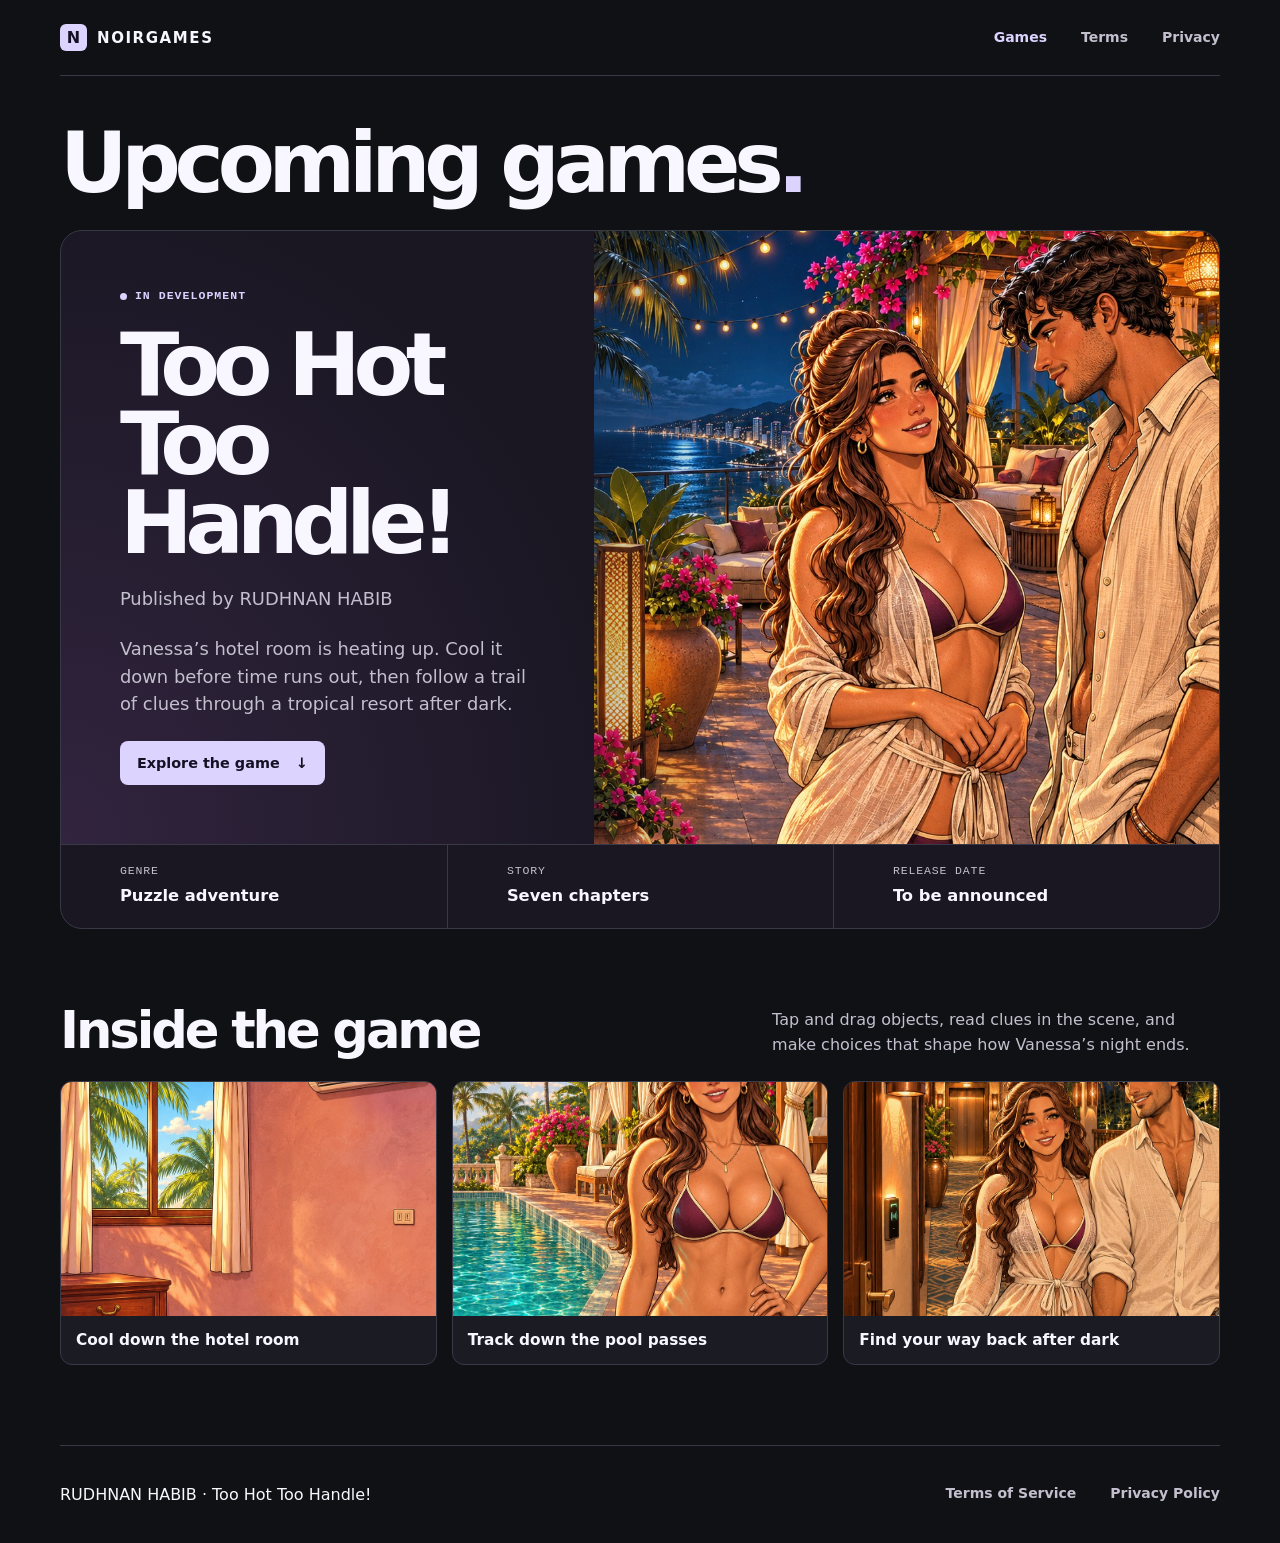
<file: index.html>
<!doctype html>
<html lang="en">
<head>
  <meta charset="utf-8">
  <meta name="viewport" content="width=device-width, initial-scale=1">
  <meta name="description" content="Too Hot Too Handle!, a comic-style puzzle adventure published by RUDHNAN HABIB.">
  <meta name="theme-color" content="#101115">
  <title>NOIRGAMES — Upcoming Games</title>
  <link rel="icon" href="./icon.png" type="image/png">
  <link rel="stylesheet" href="./styles.css">
</head>
<body>
  <a class="skip-link" href="#main">Skip to content</a>
  <header class="site-header shell">
    <a class="brand" href="./"><span class="brand-icon" aria-hidden="true">N</span>NOIRGAMES</a>
    <nav aria-label="Main navigation">
      <a href="./" aria-current="page">Games</a>
      <a href="./terms.html">Terms</a>
      <a href="./privacy.html">Privacy</a>
    </nav>
  </header>
  <main class="shell" id="main">
    <h1 class="page-title">Upcoming games<span>.</span></h1>
    <section class="feature" aria-labelledby="game-title">
      <div class="feature-copy">
        <p class="status"><span aria-hidden="true"></span> In development</p>
        <div>
          <h2 id="game-title">Too Hot<br>Too Handle!</h2>
          <p class="summary">Published by RUDHNAN HABIB</p>
          <p class="summary">Vanessa’s hotel room is heating up. Cool it down before time runs out, then follow a trail of clues through a tropical resort after dark.</p>
        </div>
        <a class="button" href="#game-details">Explore the game <span aria-hidden="true">↓</span></a>
      </div>
      <div class="feature-art">
        <img src="./rooftop.jpg" width="941" height="1672" alt="Vanessa and Nico on a lantern-lit rooftop overlooking the coast">
      </div>
      <dl class="game-facts">
        <div><dt>Genre</dt><dd>Puzzle adventure</dd></div>
        <div><dt>Story</dt><dd>Seven chapters</dd></div>
        <div><dt>Release date</dt><dd>To be announced</dd></div>
      </dl>
    </section>
    <section class="details" id="game-details" aria-labelledby="details-title">
      <div class="details-heading">
        <h2 id="details-title">Inside the game</h2>
        <p>Tap and drag objects, read clues in the scene, and make choices that shape how Vanessa’s night ends.</p>
      </div>
      <div class="scenes">
        <figure>
          <img src="./room.jpg" loading="lazy" alt="A sunlit resort bedroom with a fan and open curtains">
          <figcaption>Cool down the hotel room</figcaption>
        </figure>
        <figure>
          <img src="./pool.jpg" loading="lazy" alt="An illustrated pool deck framed by tropical flowers and cabanas">
          <figcaption>Track down the pool passes</figcaption>
        </figure>
        <figure>
          <img src="./corridor.jpg" loading="lazy" alt="A hotel hallway lit by warm wall sconces">
          <figcaption>Find your way back after dark</figcaption>
        </figure>
      </div>
    </section>
  </main>
  <footer class="site-footer shell">
    <p>RUDHNAN HABIB · Too Hot Too Handle!</p>
    <nav aria-label="Legal">
      <a href="./terms.html">Terms of Service</a>
      <a href="./privacy.html">Privacy Policy</a>
    </nav>
  </footer>
</body>
</html>
</file>
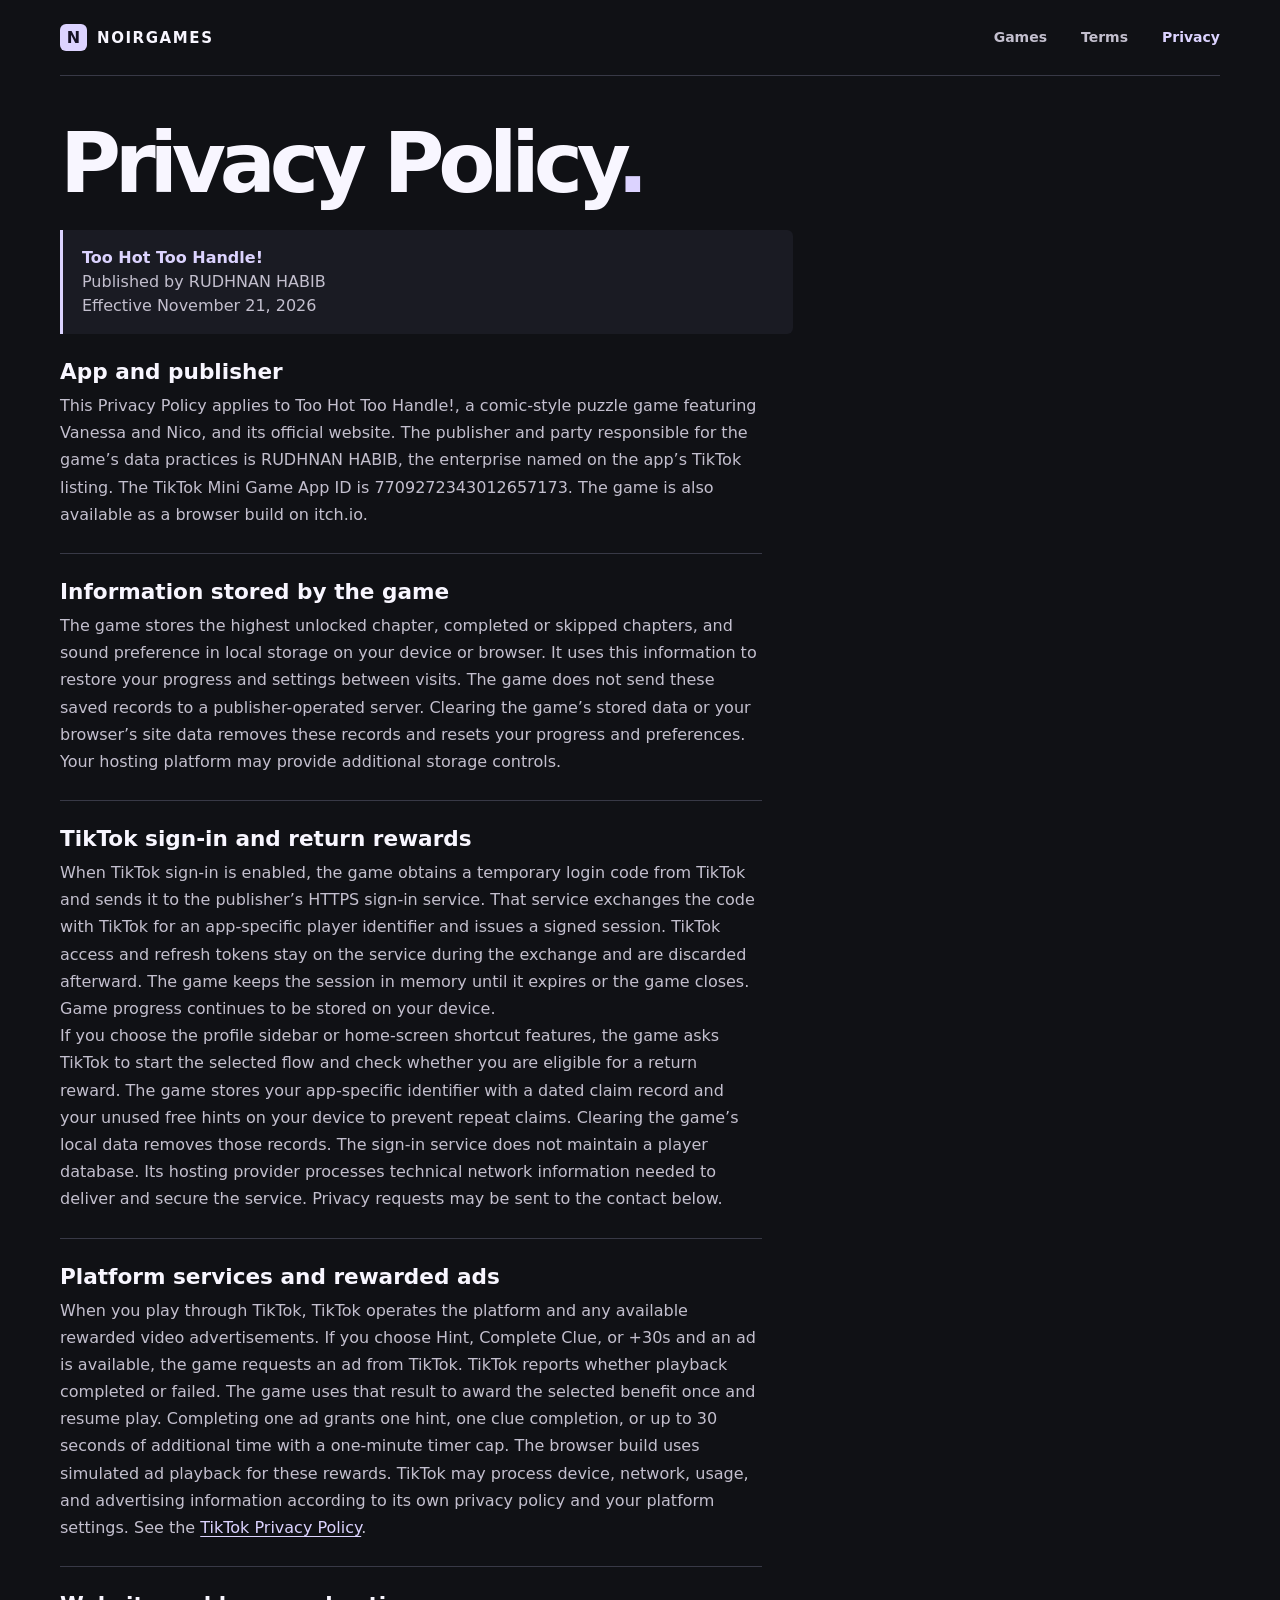
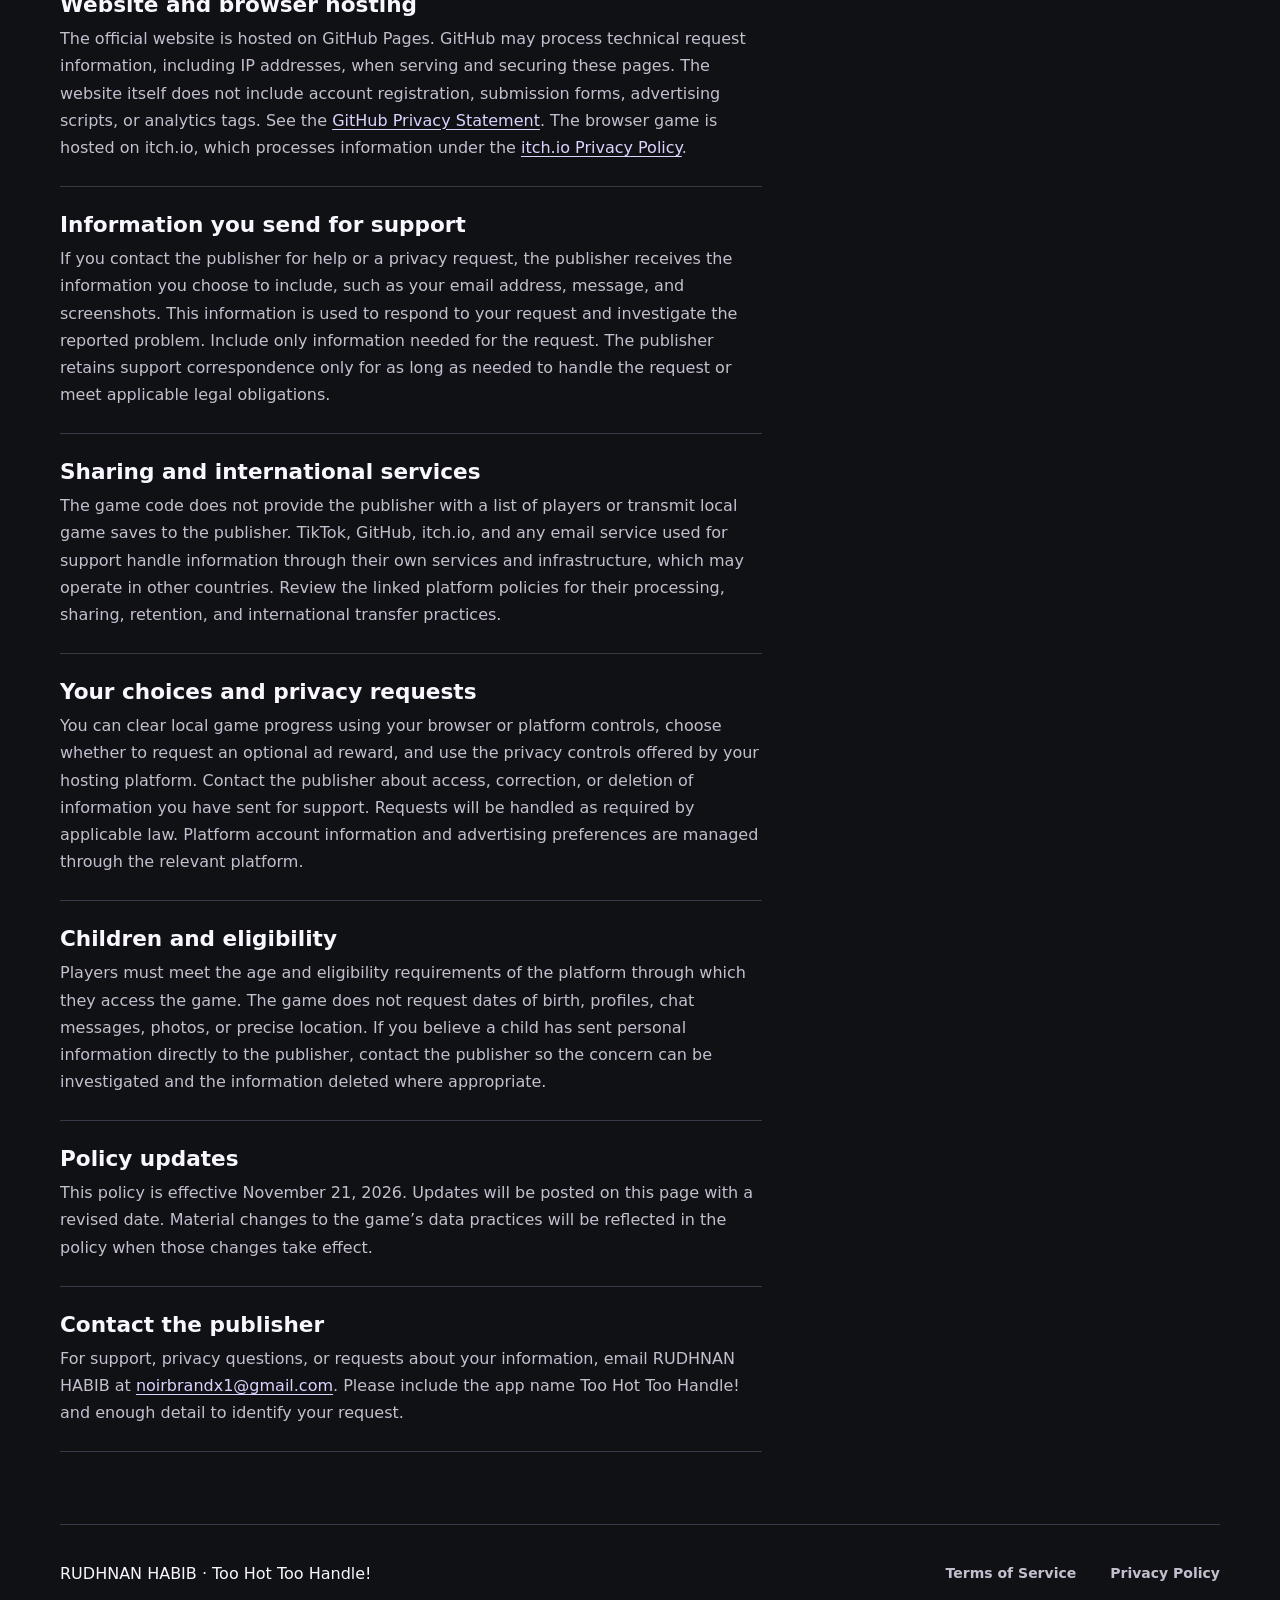
<file: privacy.html>
<!doctype html>
<html lang="en">
<head>
  <meta charset="utf-8">
  <meta name="viewport" content="width=device-width, initial-scale=1">
  <meta name="description" content="Privacy Policy for Too Hot Too Handle!, published by RUDHNAN HABIB.">
  <meta name="theme-color" content="#101115">
  <title>Privacy Policy — Too Hot Too Handle!</title>
  <link rel="icon" href="./icon.png" type="image/png">
  <link rel="stylesheet" href="./styles.css">
</head>
<body>
  <a class="skip-link" href="#main">Skip to content</a>
  <header class="site-header shell">
    <a class="brand" href="./"><span class="brand-icon" aria-hidden="true">N</span>NOIRGAMES</a>
    <nav aria-label="Main navigation">
      <a href="./">Games</a>
      <a href="./terms.html">Terms</a>
      <a href="./privacy.html" aria-current="page">Privacy</a>
    </nav>
  </header>
  <main class="shell policy" id="main">
    <h1 class="page-title">Privacy Policy<span>.</span></h1>
    <p class="policy-identity"><strong>Too Hot Too Handle!</strong><br>Published by RUDHNAN HABIB<br>Effective November 21, 2026</p>
    <article class="policy-copy">
      <section>
        <h2>App and publisher</h2>
        <p>This Privacy Policy applies to Too Hot Too Handle!, a comic-style puzzle game featuring Vanessa and Nico, and its official website. The publisher and party responsible for the game’s data practices is RUDHNAN HABIB, the enterprise named on the app’s TikTok listing. The TikTok Mini Game App ID is 7709272343012657173. The game is also available as a browser build on itch.io.</p>
      </section>
      <section>
        <h2>Information stored by the game</h2>
        <p>The game stores the highest unlocked chapter, completed or skipped chapters, and sound preference in local storage on your device or browser. It uses this information to restore your progress and settings between visits. The game does not send these saved records to a publisher-operated server. Clearing the game’s stored data or your browser’s site data removes these records and resets your progress and preferences. Your hosting platform may provide additional storage controls.</p>
      </section>
      <section>
        <h2>TikTok sign-in and return rewards</h2>
        <p>When TikTok sign-in is enabled, the game obtains a temporary login code from TikTok and sends it to the publisher’s HTTPS sign-in service. That service exchanges the code with TikTok for an app-specific player identifier and issues a signed session. TikTok access and refresh tokens stay on the service during the exchange and are discarded afterward. The game keeps the session in memory until it expires or the game closes. Game progress continues to be stored on your device.</p>
        <p>If you choose the profile sidebar or home-screen shortcut features, the game asks TikTok to start the selected flow and check whether you are eligible for a return reward. The game stores your app-specific identifier with a dated claim record and your unused free hints on your device to prevent repeat claims. Clearing the game’s local data removes those records. The sign-in service does not maintain a player database. Its hosting provider processes technical network information needed to deliver and secure the service. Privacy requests may be sent to the contact below.</p>
      </section>
      <section>
        <h2>Platform services and rewarded ads</h2>
        <p>When you play through TikTok, TikTok operates the platform and any available rewarded video advertisements. If you choose Hint, Complete Clue, or +30s and an ad is available, the game requests an ad from TikTok. TikTok reports whether playback completed or failed. The game uses that result to award the selected benefit once and resume play. Completing one ad grants one hint, one clue completion, or up to 30 seconds of additional time with a one-minute timer cap. The browser build uses simulated ad playback for these rewards. TikTok may process device, network, usage, and advertising information according to its own privacy policy and your platform settings. See the <a href="https://www.tiktok.com/legal/privacy-policy">TikTok Privacy Policy</a>.</p>
      </section>
      <section>
        <h2>Website and browser hosting</h2>
        <p>The official website is hosted on GitHub Pages. GitHub may process technical request information, including IP addresses, when serving and securing these pages. The website itself does not include account registration, submission forms, advertising scripts, or analytics tags. See the <a href="https://docs.github.com/en/site-policy/privacy-policies/github-general-privacy-statement">GitHub Privacy Statement</a>. The browser game is hosted on itch.io, which processes information under the <a href="https://itch.io/docs/legal/privacy-policy">itch.io Privacy Policy</a>.</p>
      </section>
      <section>
        <h2>Information you send for support</h2>
        <p>If you contact the publisher for help or a privacy request, the publisher receives the information you choose to include, such as your email address, message, and screenshots. This information is used to respond to your request and investigate the reported problem. Include only information needed for the request. The publisher retains support correspondence only for as long as needed to handle the request or meet applicable legal obligations.</p>
      </section>
      <section>
        <h2>Sharing and international services</h2>
        <p>The game code does not provide the publisher with a list of players or transmit local game saves to the publisher. TikTok, GitHub, itch.io, and any email service used for support handle information through their own services and infrastructure, which may operate in other countries. Review the linked platform policies for their processing, sharing, retention, and international transfer practices.</p>
      </section>
      <section>
        <h2>Your choices and privacy requests</h2>
        <p>You can clear local game progress using your browser or platform controls, choose whether to request an optional ad reward, and use the privacy controls offered by your hosting platform. Contact the publisher about access, correction, or deletion of information you have sent for support. Requests will be handled as required by applicable law. Platform account information and advertising preferences are managed through the relevant platform.</p>
      </section>
      <section>
        <h2>Children and eligibility</h2>
        <p>Players must meet the age and eligibility requirements of the platform through which they access the game. The game does not request dates of birth, profiles, chat messages, photos, or precise location. If you believe a child has sent personal information directly to the publisher, contact the publisher so the concern can be investigated and the information deleted where appropriate.</p>
      </section>
      <section>
        <h2>Policy updates</h2>
        <p>This policy is effective November 21, 2026. Updates will be posted on this page with a revised date. Material changes to the game’s data practices will be reflected in the policy when those changes take effect.</p>
      </section>
      <section>
        <h2>Contact the publisher</h2>
        <p>For support, privacy questions, or requests about your information, email RUDHNAN HABIB at <a href="mailto:noirbrandx1@gmail.com">noirbrandx1@gmail.com</a>. Please include the app name Too Hot Too Handle! and enough detail to identify your request.</p>
      </section>
    </article>
  </main>
  <footer class="site-footer shell">
    <p>RUDHNAN HABIB · Too Hot Too Handle!</p>
    <nav aria-label="Legal">
      <a href="./terms.html">Terms of Service</a>
      <a href="./privacy.html">Privacy Policy</a>
    </nav>
  </footer>
</body>
</html>
</file>
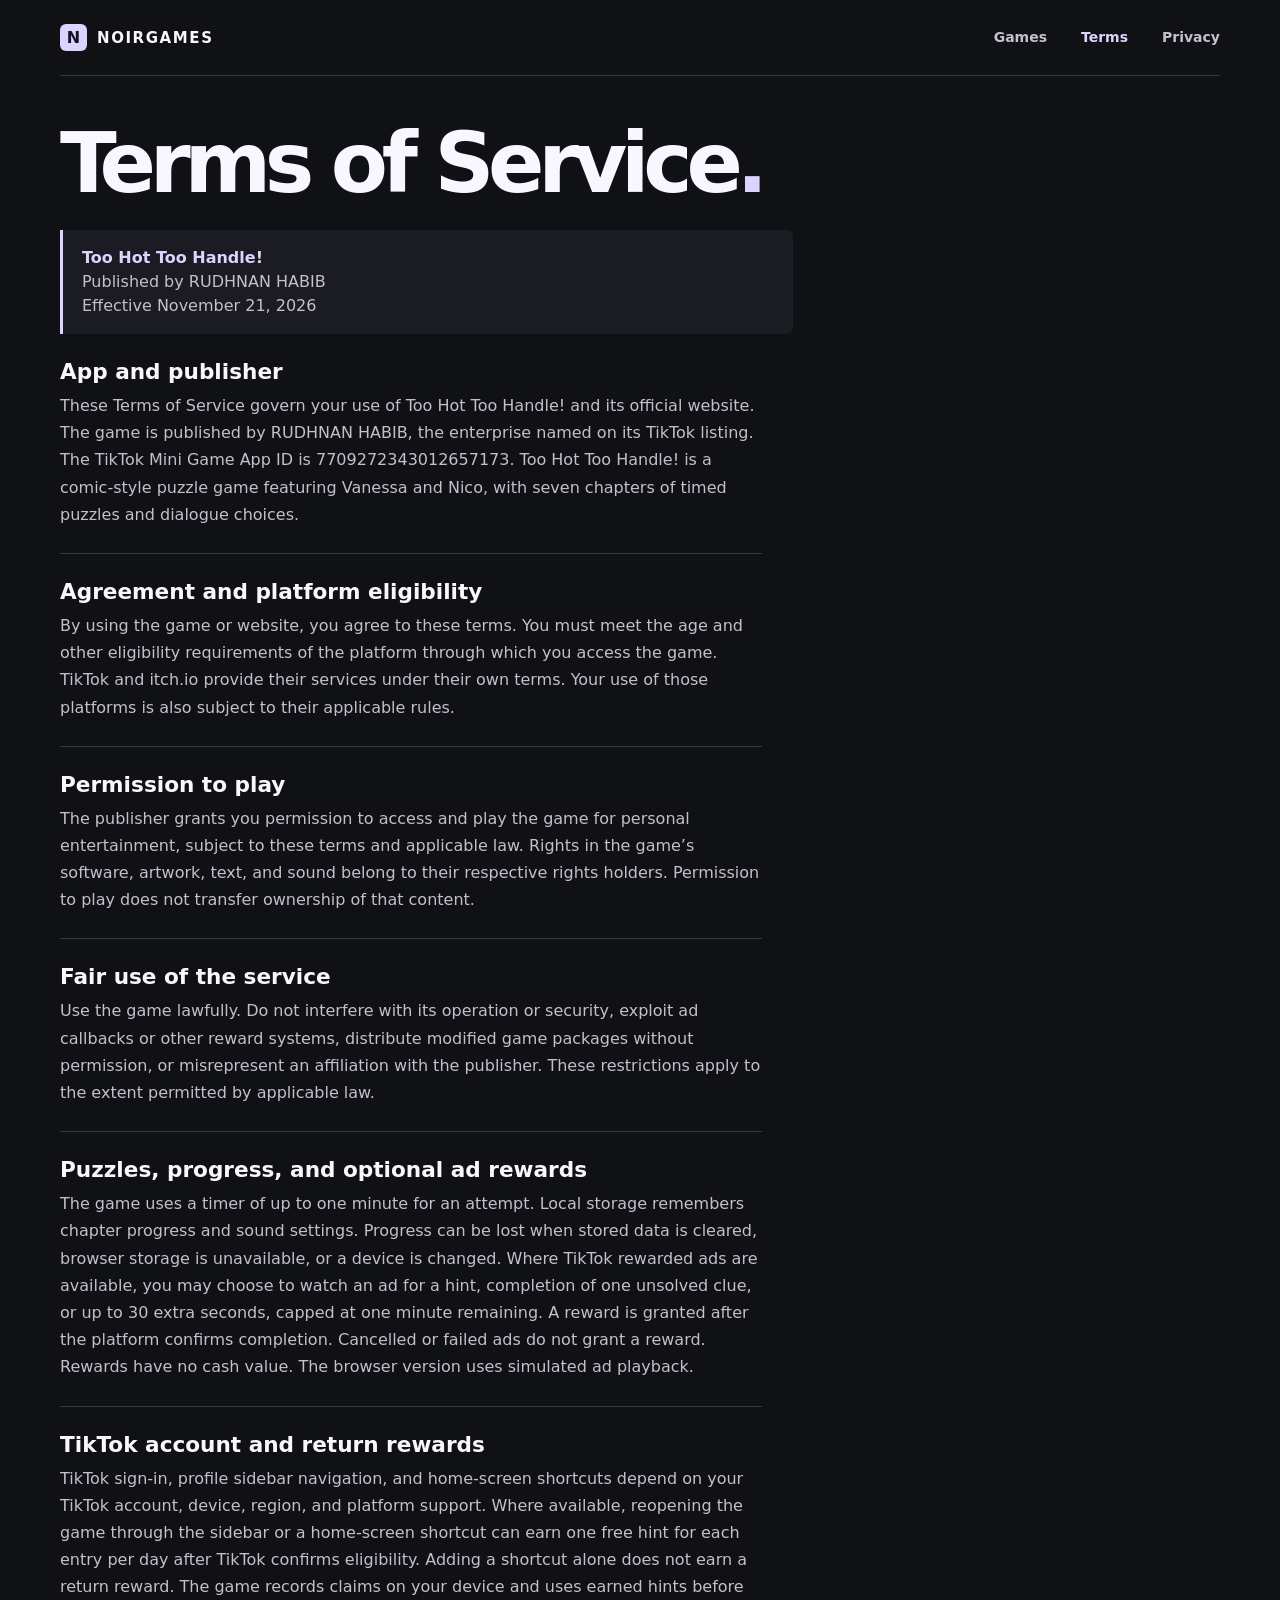
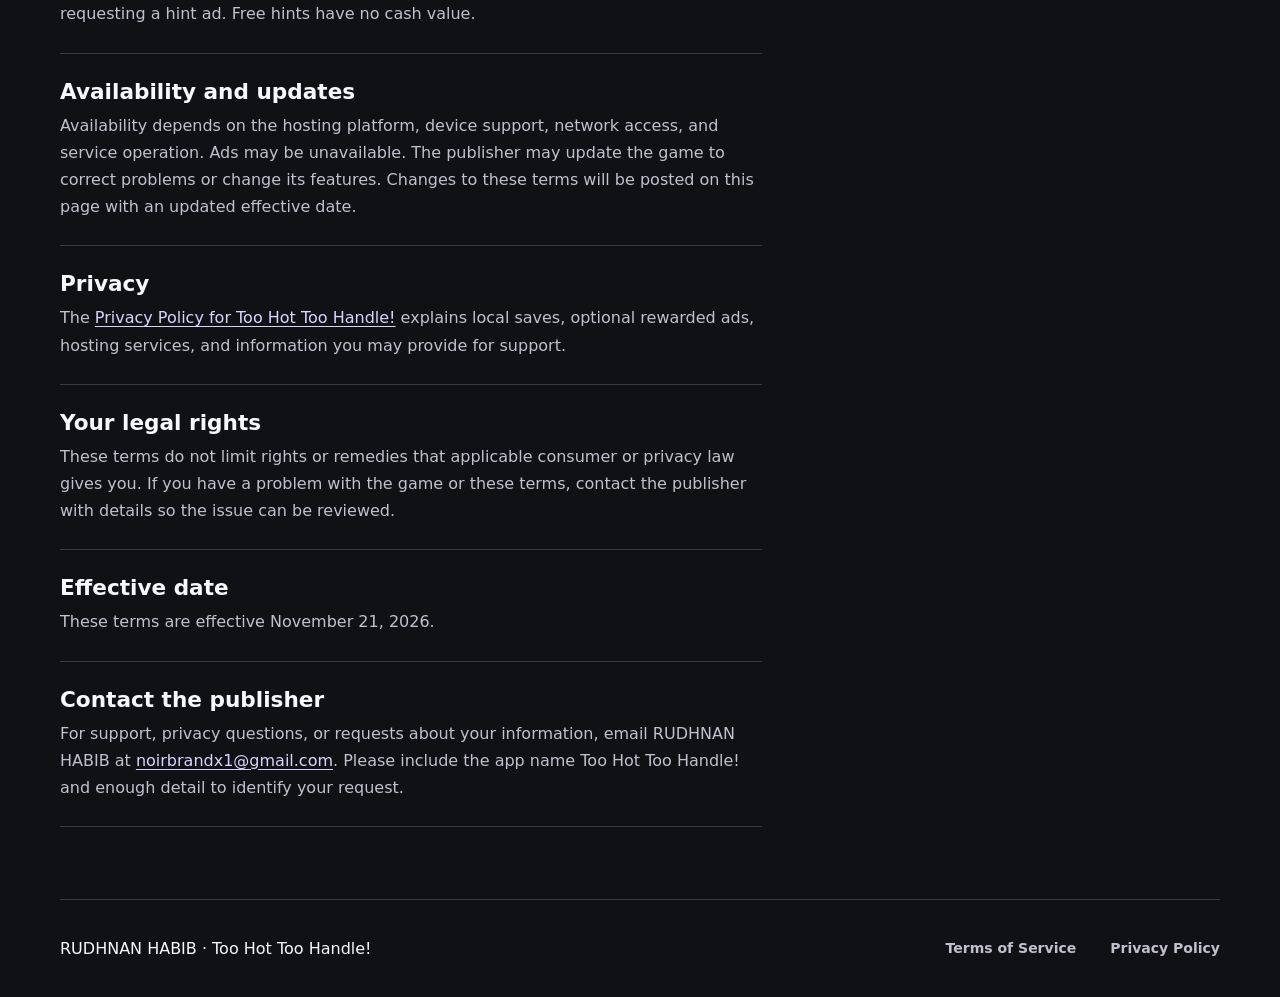
<file: terms.html>
<!doctype html>
<html lang="en">
<head>
  <meta charset="utf-8">
  <meta name="viewport" content="width=device-width, initial-scale=1">
  <meta name="description" content="Terms of Service for Too Hot Too Handle!, published by RUDHNAN HABIB.">
  <meta name="theme-color" content="#101115">
  <title>Terms of Service — Too Hot Too Handle!</title>
  <link rel="icon" href="./icon.png" type="image/png">
  <link rel="stylesheet" href="./styles.css">
</head>
<body>
  <a class="skip-link" href="#main">Skip to content</a>
  <header class="site-header shell">
    <a class="brand" href="./"><span class="brand-icon" aria-hidden="true">N</span>NOIRGAMES</a>
    <nav aria-label="Main navigation">
      <a href="./">Games</a>
      <a href="./terms.html" aria-current="page">Terms</a>
      <a href="./privacy.html">Privacy</a>
    </nav>
  </header>
  <main class="shell policy" id="main">
    <h1 class="page-title">Terms of Service<span>.</span></h1>
    <p class="policy-identity"><strong>Too Hot Too Handle!</strong><br>Published by RUDHNAN HABIB<br>Effective November 21, 2026</p>
    <article class="policy-copy">
      <section>
        <h2>App and publisher</h2>
        <p>These Terms of Service govern your use of Too Hot Too Handle! and its official website. The game is published by RUDHNAN HABIB, the enterprise named on its TikTok listing. The TikTok Mini Game App ID is 7709272343012657173. Too Hot Too Handle! is a comic-style puzzle game featuring Vanessa and Nico, with seven chapters of timed puzzles and dialogue choices.</p>
      </section>
      <section>
        <h2>Agreement and platform eligibility</h2>
        <p>By using the game or website, you agree to these terms. You must meet the age and other eligibility requirements of the platform through which you access the game. TikTok and itch.io provide their services under their own terms. Your use of those platforms is also subject to their applicable rules.</p>
      </section>
      <section>
        <h2>Permission to play</h2>
        <p>The publisher grants you permission to access and play the game for personal entertainment, subject to these terms and applicable law. Rights in the game’s software, artwork, text, and sound belong to their respective rights holders. Permission to play does not transfer ownership of that content.</p>
      </section>
      <section>
        <h2>Fair use of the service</h2>
        <p>Use the game lawfully. Do not interfere with its operation or security, exploit ad callbacks or other reward systems, distribute modified game packages without permission, or misrepresent an affiliation with the publisher. These restrictions apply to the extent permitted by applicable law.</p>
      </section>
      <section>
        <h2>Puzzles, progress, and optional ad rewards</h2>
        <p>The game uses a timer of up to one minute for an attempt. Local storage remembers chapter progress and sound settings. Progress can be lost when stored data is cleared, browser storage is unavailable, or a device is changed. Where TikTok rewarded ads are available, you may choose to watch an ad for a hint, completion of one unsolved clue, or up to 30 extra seconds, capped at one minute remaining. A reward is granted after the platform confirms completion. Cancelled or failed ads do not grant a reward. Rewards have no cash value. The browser version uses simulated ad playback.</p>
      </section>
      <section>
        <h2>TikTok account and return rewards</h2>
        <p>TikTok sign-in, profile sidebar navigation, and home-screen shortcuts depend on your TikTok account, device, region, and platform support. Where available, reopening the game through the sidebar or a home-screen shortcut can earn one free hint for each entry per day after TikTok confirms eligibility. Adding a shortcut alone does not earn a return reward. The game records claims on your device and uses earned hints before requesting a hint ad. Free hints have no cash value.</p>
      </section>
      <section>
        <h2>Availability and updates</h2>
        <p>Availability depends on the hosting platform, device support, network access, and service operation. Ads may be unavailable. The publisher may update the game to correct problems or change its features. Changes to these terms will be posted on this page with an updated effective date.</p>
      </section>
      <section>
        <h2>Privacy</h2>
        <p>The <a href="./privacy.html">Privacy Policy for Too Hot Too Handle!</a> explains local saves, optional rewarded ads, hosting services, and information you may provide for support.</p>
      </section>
      <section>
        <h2>Your legal rights</h2>
        <p>These terms do not limit rights or remedies that applicable consumer or privacy law gives you. If you have a problem with the game or these terms, contact the publisher with details so the issue can be reviewed.</p>
      </section>
      <section>
        <h2>Effective date</h2>
        <p>These terms are effective November 21, 2026.</p>
      </section>
      <section>
        <h2>Contact the publisher</h2>
        <p>For support, privacy questions, or requests about your information, email RUDHNAN HABIB at <a href="mailto:noirbrandx1@gmail.com">noirbrandx1@gmail.com</a>. Please include the app name Too Hot Too Handle! and enough detail to identify your request.</p>
      </section>
    </article>
  </main>
  <footer class="site-footer shell">
    <p>RUDHNAN HABIB · Too Hot Too Handle!</p>
    <nav aria-label="Legal">
      <a href="./terms.html">Terms of Service</a>
      <a href="./privacy.html">Privacy Policy</a>
    </nav>
  </footer>
</body>
</html>
</file>
<file: styles.css>
:root {
  color-scheme: dark;
  --page: #101115;
  --panel: #1a1b23;
  --line: #383946;
  --ink: #f8f6ff;
  --muted: #c3bfce;
  --accent: #dcd3ff;
  --accent-ink: #151124;
  font-family: "DM Sans", system-ui, sans-serif;
  background: var(--page);
  color: var(--ink);
  scroll-behavior: smooth;
}

*, *::before, *::after { box-sizing: border-box; }
body { margin: 0; }
a { color: inherit; }
a:focus-visible { outline: 2px solid var(--accent); outline-offset: 5px; }
img { display: block; width: 100%; }
h1, h2, p, figure, dl, dd { margin: 0; }

.shell { width: min(100% - 96px, 1160px); margin-inline: auto; }
.skip-link {
  position: fixed;
  z-index: 2;
  top: 10px;
  left: 10px;
  padding: 12px;
  background: var(--page);
  transform: translateY(-150%);
}
.skip-link:focus { transform: none; }

.site-header, .site-footer {
  display: flex;
  justify-content: space-between;
  align-items: center;
  gap: 20px;
}
.site-header { min-height: 76px; border-bottom: 1px solid var(--line); }
.site-footer { min-height: 98px; border-top: 1px solid var(--line); }
.brand {
  display: inline-flex;
  align-items: center;
  gap: 10px;
  font-size: 15px;
  font-weight: 800;
  letter-spacing: .105em;
  text-decoration: none;
  white-space: nowrap;
}
.brand-icon {
  display: grid;
  place-items: center;
  width: 27px;
  height: 27px;
  border-radius: 6px;
  background: var(--accent);
  color: var(--accent-ink);
  font-size: 16px;
  line-height: 1;
  letter-spacing: 0;
}
nav { display: flex; flex-wrap: wrap; gap: clamp(14px, 3vw, 34px); }
nav a {
  color: var(--muted);
  font-size: 14px;
  font-weight: 650;
  line-height: 1.4;
  text-decoration: none;
}
nav a:hover, nav a[aria-current="page"] { color: var(--accent); }

.page-title {
  margin-block: 46px 24px;
  font-size: clamp(2.45rem, 6.5vw, 5.2rem);
  font-weight: 780;
  line-height: 1.01;
  letter-spacing: -.075em;
}
.page-title span { color: var(--accent); }
.feature {
  display: grid;
  grid-template-columns: minmax(0, .92fr) minmax(0, 1.08fr);
  overflow: hidden;
  border: 1px solid var(--line);
  border-radius: 22px;
  background: #1a1723;
}
.feature-copy {
  display: grid;
  align-content: center;
  justify-items: start;
  gap: 23px;
  min-height: 428px;
  padding: clamp(30px, 4.6vw, 62px);
  background: radial-gradient(ellipse at 0 100%, #32243f 0%, transparent 75%);
}
.status {
  display: flex;
  align-items: center;
  gap: 8px;
  color: var(--accent);
  font: 650 .72rem/1.1 "IBM Plex Mono", ui-monospace, monospace;
  text-transform: uppercase;
  letter-spacing: .09em;
}
.status span { width: 7px; height: 7px; border-radius: 50%; background: var(--accent); }
.feature-copy h2 {
  font-size: clamp(2.9rem, 6.8vw, 5.6rem);
  font-weight: 850;
  line-height: .91;
  letter-spacing: -.085em;
}
.summary {
  max-width: 36ch;
  margin-top: 22px;
  color: var(--muted);
  font-size: clamp(.98rem, 1.55vw, 1.12rem);
  line-height: 1.55;
}
.button {
  display: inline-flex;
  align-items: center;
  justify-content: center;
  gap: 16px;
  min-height: 44px;
  padding: 10px 17px;
  border-radius: 8px;
  background: var(--accent);
  color: var(--accent-ink);
  font-size: .9rem;
  font-weight: 750;
  text-decoration: none;
}
.button:hover { background: #ede7ff; }
.feature-art { position: relative; min-height: 300px; background: #372939; }
.feature-art img { position: absolute; inset: 0; height: 100%; object-fit: cover; object-position: center 37%; }
.feature-art::after {
  position: absolute;
  inset: 0;
  background: linear-gradient(90deg, #1a172340, transparent 26%);
  content: "";
  pointer-events: none;
}
.game-facts {
  grid-column: 1 / -1;
  display: grid;
  grid-template-columns: repeat(3, minmax(0, 1fr));
  border-top: 1px solid var(--line);
}
.game-facts div { padding: 19px clamp(16px, 4.6vw, 62px) 22px; }
.game-facts div + div { border-left: 1px solid var(--line); }
.game-facts dt {
  margin-bottom: 6px;
  color: var(--muted);
  font: .72rem/1.3 "IBM Plex Mono", ui-monospace, monospace;
  text-transform: uppercase;
  letter-spacing: .075em;
}
.game-facts dd { font-size: 1.02rem; font-weight: 720; line-height: 1.3; }

.details { margin-block: 74px 80px; scroll-margin-top: 32px; }
.details-heading { display: flex; align-items: end; justify-content: space-between; gap: 20px; margin-bottom: 23px; }
.details h2 { font-size: clamp(2rem, 4.3vw, 3.2rem); line-height: 1.06; letter-spacing: -.06em; }
.details p { max-width: 44ch; color: var(--muted); line-height: 1.55; }
.scenes { display: grid; grid-template-columns: repeat(3, minmax(0, 1fr)); gap: 15px; }
.scenes figure { overflow: hidden; border: 1px solid var(--line); border-radius: 12px; background: var(--panel); }
.scenes img { aspect-ratio: 16 / 10; object-fit: cover; object-position: center 37%; }
.scenes figcaption { padding: 15px; font-size: .96rem; font-weight: 690; }

.policy { padding-bottom: 72px; min-height: 70vh; }
.policy .page-title { margin-bottom: 24px; }
.policy-identity {
  width: min(100%, 72ch);
  padding: 16px 19px;
  border-left: 3px solid var(--accent);
  border-radius: 0 6px 6px 0;
  background: var(--panel);
  color: var(--muted);
  line-height: 1.5;
}
.policy-identity strong { color: var(--accent); }
.policy-copy { max-width: 69ch; }
.policy-copy section { padding-block: 25px; border-bottom: 1px solid var(--line); }
.policy-copy h2 { font-size: 1.35rem; margin-bottom: 8px; }
.policy-copy p { color: var(--muted); line-height: 1.7; }
.policy-copy a { color: var(--accent); text-underline-offset: 3px; }

@media (max-width: 760px) {
  .shell { width: calc(100% - 40px); }
  .site-header { min-height: 65px; }
  .page-title { margin-top: 34px; }
  .feature { grid-template-columns: 1fr; border-radius: 16px; }
  .feature-copy { min-height: auto; gap: 20px; }
  .feature-copy h2 { font-size: clamp(2.65rem, 10vw, 5.2rem); }
  .feature-art { min-height: clamp(210px, 60vw, 420px); }
  .feature-art img { object-position: center 26%; }
  .feature-art::after { background: none; }
  .details { margin-block: 50px; }
  .details-heading { display: grid; gap: 10px; }
  .game-facts div { padding-inline: 13px; }
  .game-facts dd { font-size: .88rem; }
}

@media (max-width: 480px) {
  .site-header { gap: 12px; }
  .site-header nav { gap: 11px; }
  nav a { font-size: 13px; }
  .brand { font-size: 13px; gap: 7px; }
  .brand-icon { width: 23px; height: 23px; font-size: 14px; }
  .scenes { grid-template-columns: 1fr; }
  .site-footer { align-items: flex-start; flex-direction: column; justify-content: center; gap: 12px; padding-block: 20px; }
}

@media (prefers-reduced-motion: reduce) {
  :root { scroll-behavior: auto; }
}
</file>
